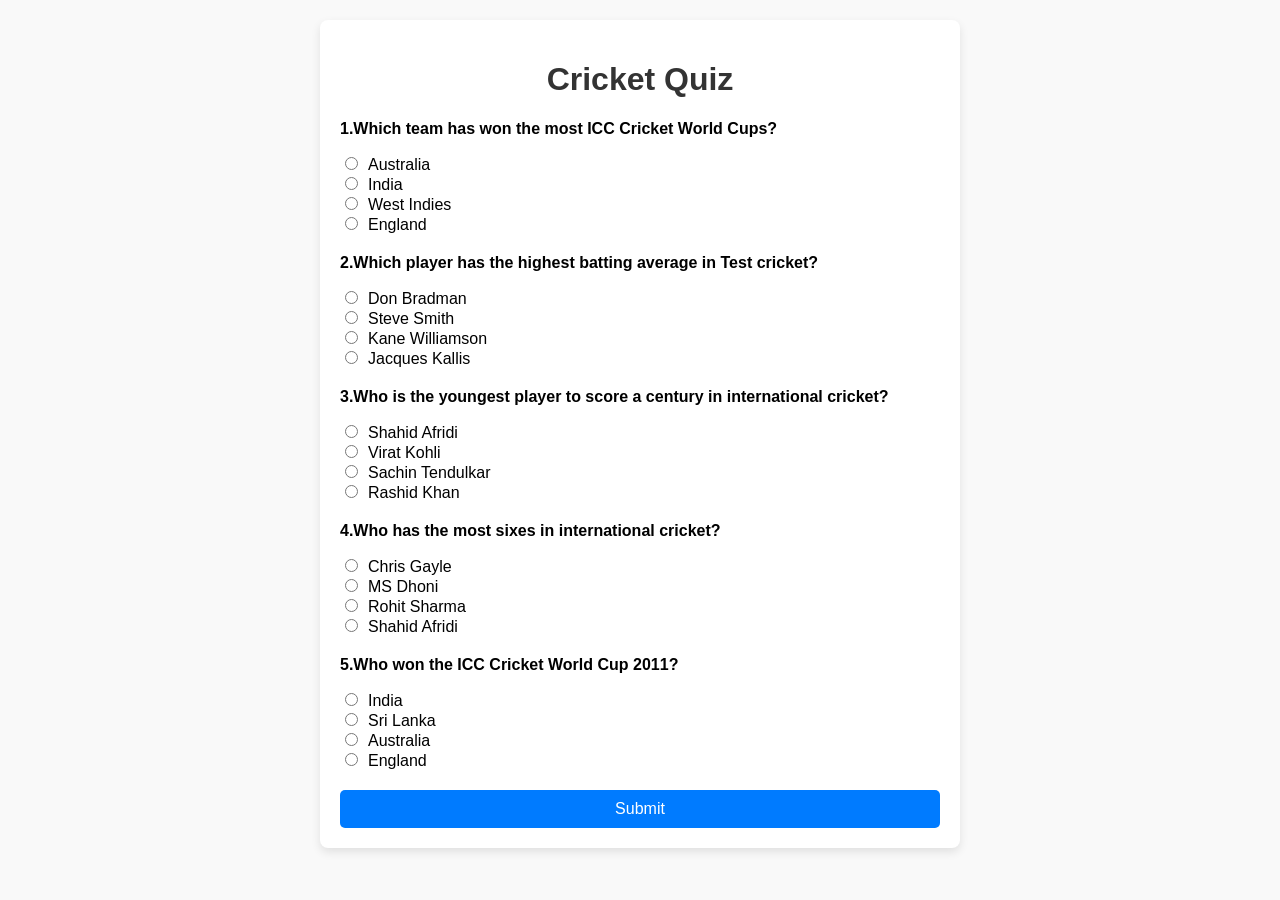
<file: 38Quiz/index.html>
<!DOCTYPE html>
<html lang="en">
<head>
    <meta charset="UTF-8">
    <meta name="viewport" content="width=device-width, initial-scale=1.0">
    <title>Quiz</title>
    <link rel="stylesheet" href="style.css">
</head>
<body>
    <div class="container">
        <h1>Cricket Quiz</h1>
        <form id="quizform">
            <!--<div class="question">
                <p>1.Who has the most centuries in international cricket?</p>
                <label>
                    <input type="radio" name="q1" value="Sachin Tendulkar">Sachin Tendulkar
                </label><br>
                <label>
                    <input type="radio" name="q1" value="Virat Kholi">Virat Kohli
                </label><br>

                <label>
                    <input type="radio" name="q1" value="Ricky Pointing">Ricky Pointing
                </label><br>

                <label>
                    <input type="radio" name="q1" value="Jacques Kallis">Jacques Kallis
                </label><br>
            </div>
            <div class="question">
                <p>2.Which country won the first ICC Cricket World Cup?</p>
                <label>
                    <input type="radio" name="q2" value="Australia">Australia
                </label><br>

                <label>
                    <input type="radio" name="q2" value="England">England
                </label><br>

                <label>
                    <input type="radio" name="q2" value="West Indies">West Indies
                </label><br>

                <label >
                    <input type="radio" name="q2" value="India">India
                </label><br>

            </div>
            <div class="question">
                <p>3.Who is known as the 'God Of Cricket'?</p>
                <label >
                    <input type="radio" name="q3" value="Virat Kohli">Virat Kohli
                </label><br>

                <label>
                    <input type="radio" name="q3" value="Don Bradman">Don Bradman
                </label><br>

                <label>
                    <input type="radio" name="q3" value="MS Dhoni">MS Dhoni
                </label><br>
                
                <label>
                    <input type="radio" name="q3" value="Sachin Tendulkar">Sachin Tendulkar
                </label><br>
            </div>

            <div class="question">
                <p>4. What is the highest individual score in ODI cricket?</p>
                <label>
                    <input type="radio" name="q4" value="264"> 264
                </label><br>
                <label>
                    <input type="radio" name="q4" value="200"> 200
                </label><br>
                <label>
                    <input type="radio" name="q4" value="237"> 237
                </label><br>
                <label>
                    <input type="radio" name="q4" value="275"> 275
                </label><br>
            </div>
            <div class="question">
                <p>5. Which bowler has taken the most wickets in Test cricket?</p>
                <label>
                    <input type="radio" name="q5" value="Muttiah Muralitharan"> Muttiah Muralitharan
                </label><br>
                <label>
                    <input type="radio" name="q5" value="Shane Warne"> Shane Warne
                </label><br>
                <label>
                    <input type="radio" name="q5" value="James Anderson"> James Anderson
                </label><br>
                <label>
                    <input type="radio" name="q5" value="Anil Kumble"> Anil Kumble
                </label><br>
            </div>
            <button type="submit" class="submit-btn">Submit</button>-->
        </form>
        
        <div id="out"></div>

    </div>
    <script src="./quiz.js"></script>
</body>
</html>
</file>
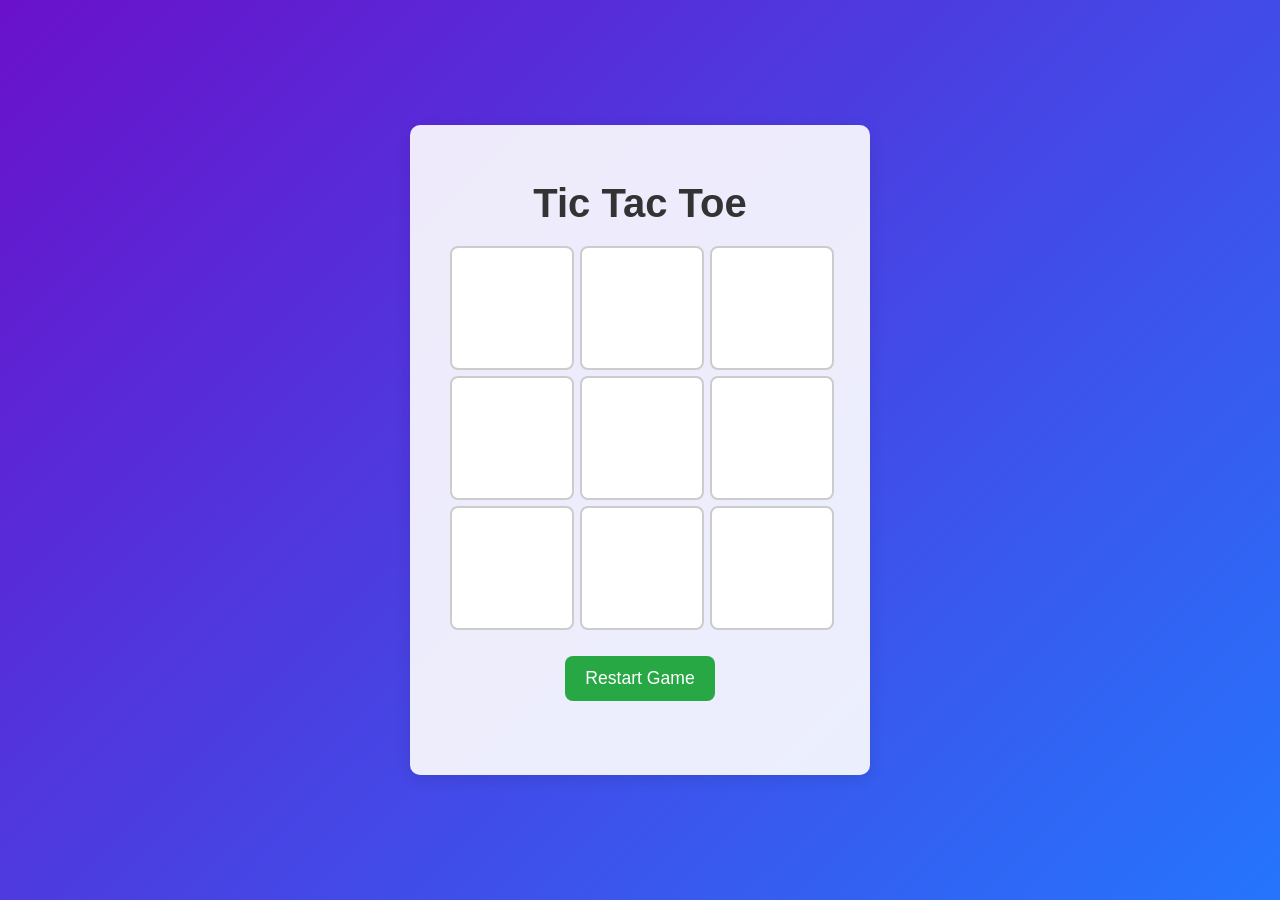
<file: 39Tic_Tac_Toe/index.html>
<!DOCTYPE html>
<html lang="en">
<head>
    <meta charset="UTF-8">
    <meta name="viewport" content="width=device-width, initial-scale=1.0">
    <title>Tic Tac Toe</title>
    <link rel="stylesheet" href="style.css">
</head>
<body>
    <div class="container">
        <h1>Tic Tac Toe</h1>
        <div class="board">
            <div class="cell" id="0"></div>
            <div class="cell" id="1"></div>
            <div class="cell" id="2"></div>
            <div class="cell" id="3"></div>
            <div class="cell" id="4"></div>
            <div class="cell" id="5"></div>
            <div class="cell" id="6"></div>
            <div class="cell" id="7"></div>
            <div class="cell" id="8"></div>
        </div>
        <button id="restartButton">Restart Game</button>
        <p class="winning-message" id="winningMessage">
        </p>
    </div>
    <script src="first.js"></script>
</body>
</html>
</file>
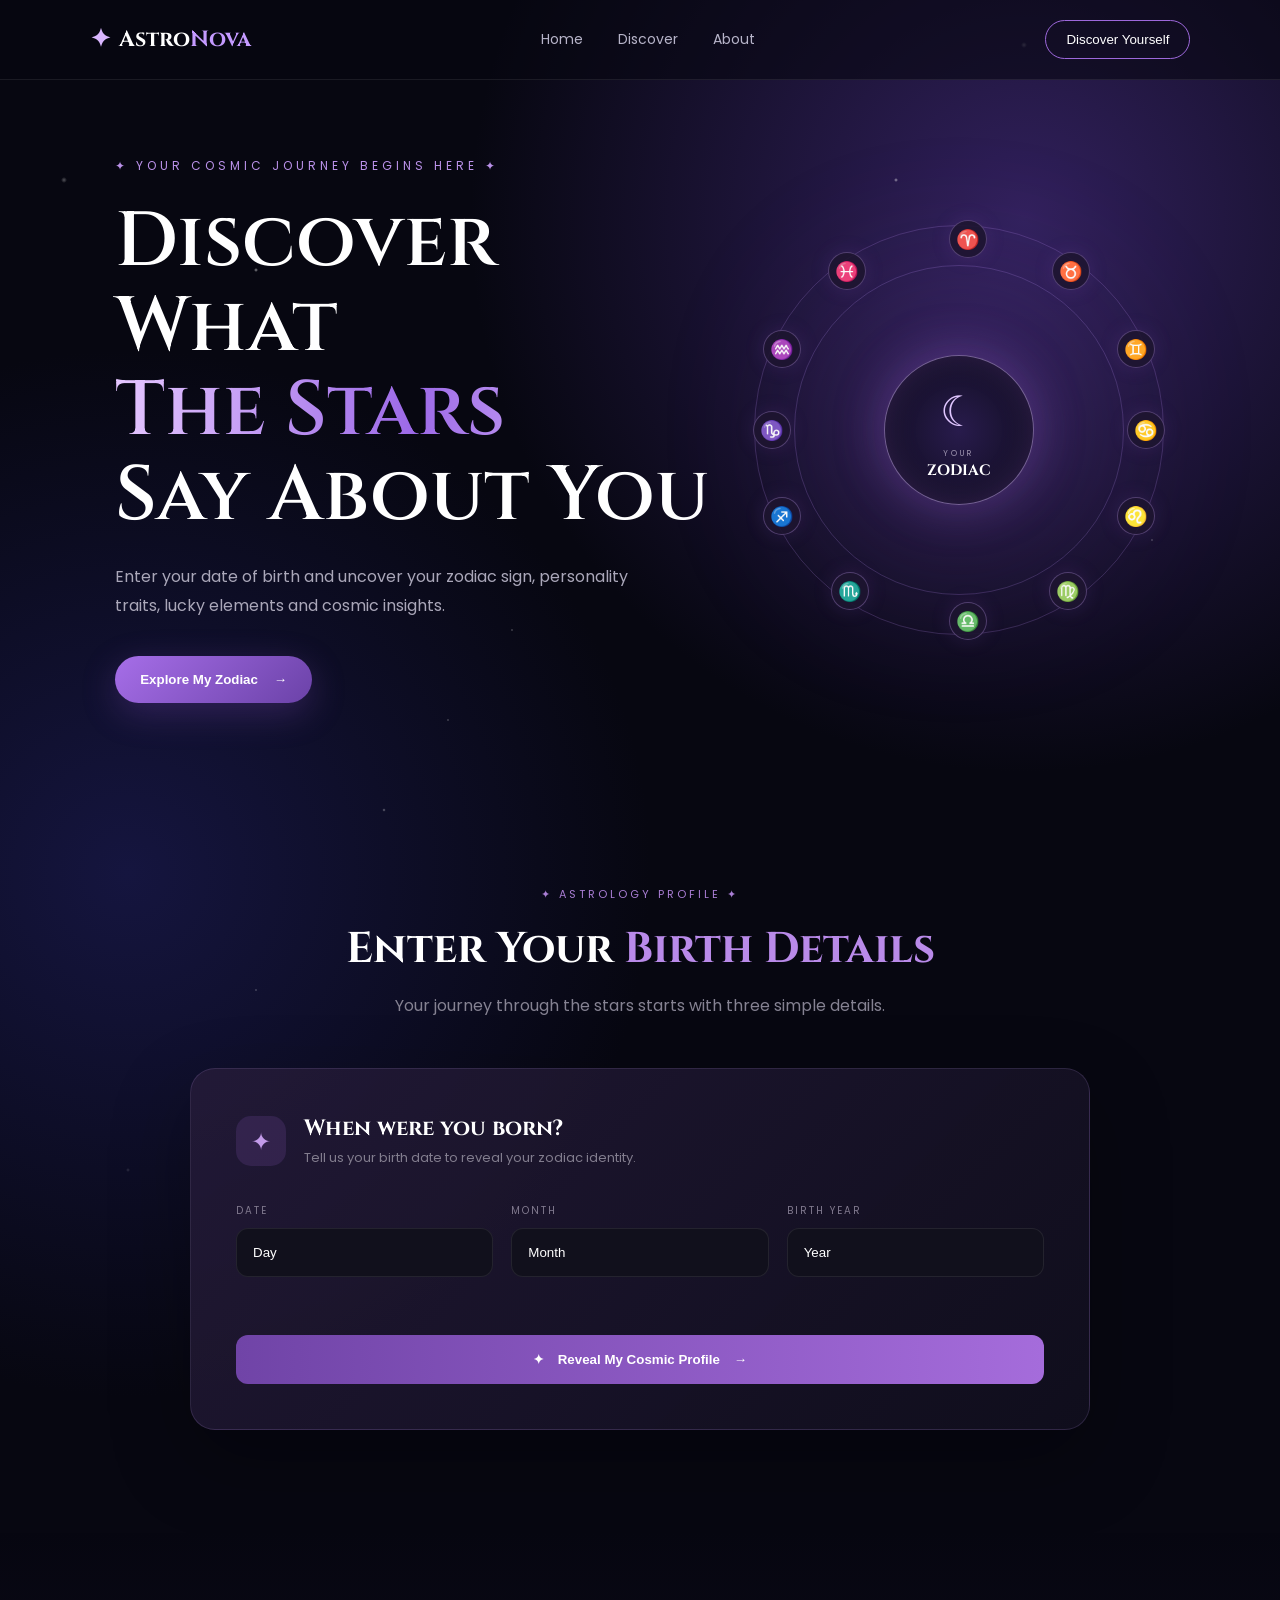
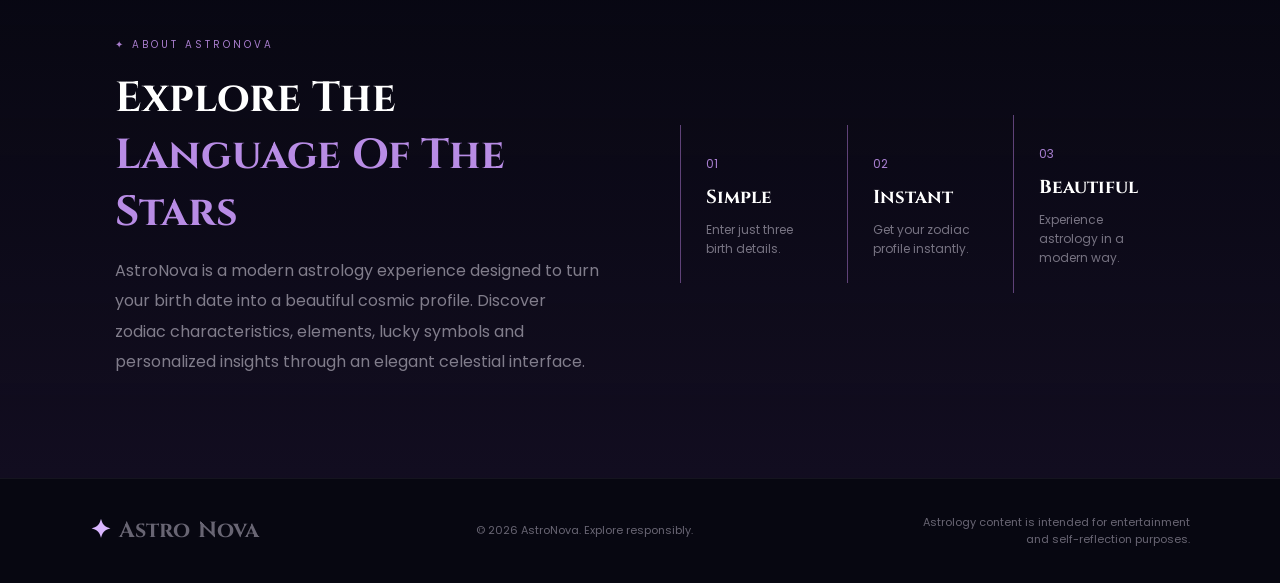
<file: Project on Astrology/index.html>
<!DOCTYPE html>
<html lang="en">
<head>
    <meta charset="UTF-8">
    <meta name="viewport" content="width=device-width, initial-scale=1.0">

    <title>AstroNova | Discover Your Cosmic Path</title>

    <link rel="stylesheet" href="style.css">

    <link rel="preconnect" href="https://fonts.googleapis.com">
    <link rel="preconnect" href="https://fonts.gstatic.com" crossorigin>

    <link href="https://fonts.googleapis.com/css2?family=Cinzel:wght@500;600;700&family=Poppins:wght@300;400;500;600;700&display=swap" rel="stylesheet">
</head>

<body>

    <!-- Animated stars -->
    <div class="stars"></div>
    <div class="stars stars-two"></div>
    <div class="stars stars-three"></div>

    <!-- NAVBAR -->

    <header class="navbar">

        <div class="logo">
            <span class="logo-symbol">✦</span>
            <span>Astro<span>Nova</span></span>
        </div>

        <nav>
            <a href="#home">Home</a>
            <a href="#discover">Discover</a>
            <a href="#about">About</a>
        </nav>

        <button class="nav-btn" onclick="scrollToDiscover()">
            Discover Yourself
        </button>

    </header>


    <!-- HERO -->

    <main>

        <section class="hero" id="home">

            <div class="hero-content">

                <div class="small-heading">
                    ✦ YOUR COSMIC JOURNEY BEGINS HERE ✦
                </div>

                <h1>
                    Discover What
                    <span>The Stars</span>
                    Say About You
                </h1>

                <p>
                    Enter your date of birth and uncover your zodiac sign,
                    personality traits, lucky elements and cosmic insights.
                </p>

                <button class="primary-btn" onclick="scrollToDiscover()">
                    Explore My Zodiac
                    <span>→</span>
                </button>

            </div>


            <!-- Zodiac Circle -->

            <div class="zodiac-container">

                <div class="zodiac-glow"></div>

                <div class="zodiac-orbit orbit-one"></div>
                <div class="zodiac-orbit orbit-two"></div>

                <div class="zodiac-center">

                    <div class="moon">☾</div>

                    <div class="center-text">
                        <small>YOUR</small>
                        <strong>ZODIAC</strong>
                    </div>

                </div>

                <div class="zodiac zodiac-1">♈</div>
                <div class="zodiac zodiac-2">♉</div>
                <div class="zodiac zodiac-3">♊</div>
                <div class="zodiac zodiac-4">♋</div>
                <div class="zodiac zodiac-5">♌</div>
                <div class="zodiac zodiac-6">♍</div>
                <div class="zodiac zodiac-7">♎</div>
                <div class="zodiac zodiac-8">♏</div>
                <div class="zodiac zodiac-9">♐</div>
                <div class="zodiac zodiac-10">♑</div>
                <div class="zodiac zodiac-11">♒</div>
                <div class="zodiac zodiac-12">♓</div>

            </div>

        </section>


        <!-- DISCOVER SECTION -->

        <section class="discover-section" id="discover">

            <div class="section-title">

                <span>✦ ASTROLOGY PROFILE ✦</span>

                <h2>
                    Enter Your
                    <em>Birth Details</em>
                </h2>

                <p>
                    Your journey through the stars starts with three simple details.
                </p>

            </div>


            <div class="birth-card">

                <div class="card-top">

                    <div class="card-icon">
                        ✦
                    </div>

                    <div>
                        <h3>When were you born?</h3>
                        <p>Tell us your birth date to reveal your zodiac identity.</p>
                    </div>

                </div>


                <div class="date-inputs">

                    <div class="input-group">

                        <label for="birthDate">DATE</label>

                        <select id="birthDate">

                            <option value="">Day</option>

                        </select>

                    </div>


                    <div class="input-group">

                        <label for="birthMonth">MONTH</label>

                        <select id="birthMonth">

                            <option value="">Month</option>

                            <option value="1">January</option>
                            <option value="2">February</option>
                            <option value="3">March</option>
                            <option value="4">April</option>
                            <option value="5">May</option>
                            <option value="6">June</option>
                            <option value="7">July</option>
                            <option value="8">August</option>
                            <option value="9">September</option>
                            <option value="10">October</option>
                            <option value="11">November</option>
                            <option value="12">December</option>

                        </select>

                    </div>


                    <div class="input-group">

                        <label for="birthYear">BIRTH YEAR</label>

                        <select id="birthYear">

                            <option value="">Year</option>

                        </select>

                    </div>

                </div>


                <p class="error-message" id="errorMessage"></p>


                <button class="calculate-btn" onclick="calculateZodiac()">

                    <span>✦</span>
                    Reveal My Cosmic Profile
                    <span>→</span>

                </button>

            </div>

        </section>


        <!-- RESULT -->

        <section class="result-section" id="resultSection">

            <div class="result-header">

                <span>✦ YOUR COSMIC PROFILE ✦</span>

                <h2>
                    You Are
                    <strong id="resultSign">Aries</strong>
                </h2>

                <p id="resultDate">
                    Born on your cosmic date
                </p>

            </div>


            <div class="main-result-card">

                <div class="result-symbol" id="resultSymbol">
                    ♈
                </div>

                <div class="result-main-info">

                    <span id="resultElement">
                        FIRE SIGN
                    </span>

                    <h3 id="resultTitle">
                        The Fearless Pioneer
                    </h3>

                    <p id="resultDescription">
                        Your cosmic profile is waiting to be discovered.
                    </p>

                </div>

            </div>


            <!-- Stats -->

            <div class="stats-grid">

                <div class="info-card">

                    <span class="info-icon">🍀</span>

                    <div>
                        <small>LUCKY NUMBER</small>
                        <strong id="luckyNumber">7</strong>
                    </div>

                </div>


                <div class="info-card">

                    <span class="info-icon">🎨</span>

                    <div>
                        <small>LUCKY COLOR</small>
                        <strong id="luckyColor">Gold</strong>
                    </div>

                </div>


                <div class="info-card">

                    <span class="info-icon">💎</span>

                    <div>
                        <small>LUCKY STONE</small>
                        <strong id="luckyStone">Ruby</strong>
                    </div>

                </div>


                <div class="info-card">

                    <span class="info-icon">🌟</span>

                    <div>
                        <small>ELEMENT</small>
                        <strong id="elementName">Fire</strong>
                    </div>

                </div>

            </div>


            <!-- Personality -->

            <div class="personality-card">

                <div class="sub-heading">
                    ✦ PERSONALITY
                </div>

                <h3>Your Cosmic Personality</h3>

                <div class="traits" id="traitsContainer">
                    <!-- JS -->
                </div>

            </div>


            <!-- Life Areas -->

            <div class="life-grid">

                <div class="life-card">

                    <div class="life-icon">
                        ❤️
                    </div>

                    <span>LOVE</span>

                    <h3>Relationships</h3>

                    <p id="loveText">
                        Your relationship insight will appear here.
                    </p>

                </div>


                <div class="life-card">

                    <div class="life-icon">
                        💼
                    </div>

                    <span>CAREER</span>

                    <h3>Professional Life</h3>

                    <p id="careerText">
                        Your career insight will appear here.
                    </p>

                </div>


                <div class="life-card">

                    <div class="life-icon">
                        💰
                    </div>

                    <span>FINANCE</span>

                    <h3>Money & Growth</h3>

                    <p id="financeText">
                        Your financial insight will appear here.
                    </p>

                </div>

            </div>


            <button class="reset-btn" onclick="resetProfile()">
                ↻ Discover Another Profile
            </button>

        </section>


        <!-- ABOUT -->

        <section class="about-section" id="about">

            <div class="about-content">

                <span>✦ ABOUT ASTRONOVA</span>

                <h2>
                    Explore The
                    <em>Language Of The Stars</em>
                </h2>

                <p>
                    AstroNova is a modern astrology experience designed to
                    turn your birth date into a beautiful cosmic profile.
                    Discover zodiac characteristics, elements, lucky symbols
                    and personalized insights through an elegant celestial
                    interface.
                </p>

            </div>


            <div class="about-features">

                <div>
                    <span>01</span>
                    <h3>Simple</h3>
                    <p>Enter just three birth details.</p>
                </div>

                <div>
                    <span>02</span>
                    <h3>Instant</h3>
                    <p>Get your zodiac profile instantly.</p>
                </div>

                <div>
                    <span>03</span>
                    <h3>Beautiful</h3>
                    <p>Experience astrology in a modern way.</p>
                </div>

            </div>

        </section>

    </main>


    <!-- FOOTER -->

    <footer>

        <div class="logo">
            <span class="logo-symbol">✦</span>
            Astro<span>Nova</span>
        </div>

        <p>
            © 2026 AstroNova. Explore responsibly.
        </p>

        <p class="disclaimer">
            Astrology content is intended for entertainment and
            self-reflection purposes.
        </p>

    </footer>


    <script src="script.js"></script>

</body>
</html>
</file>
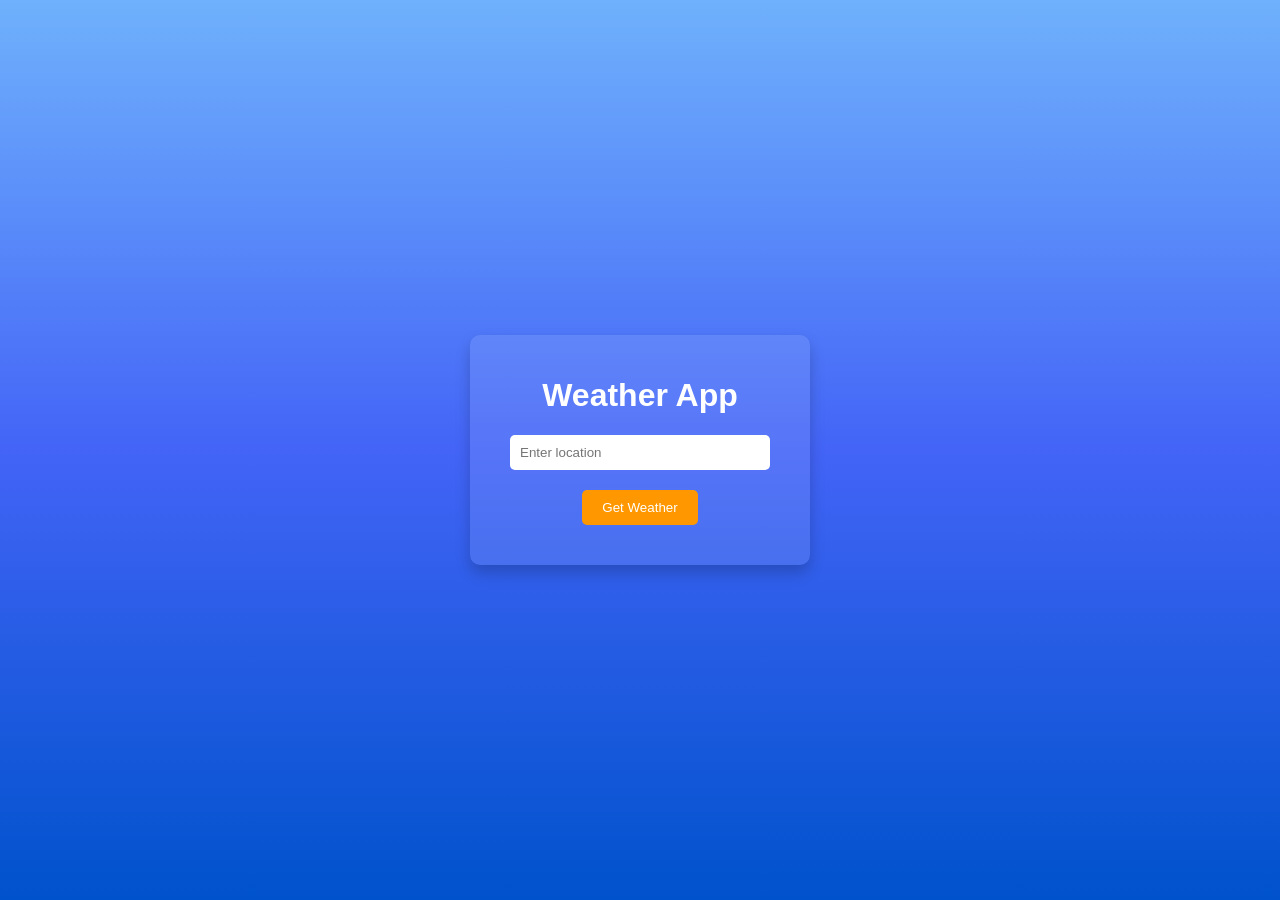
<file: Weather App/index.html>
<!DOCTYPE html>
<html lang="en">
<head>
    <meta charset="UTF-8">
    <meta name="viewport" content="width=device-width, initial-scale=1.0">
    <title>Weather App</title>
    <link rel="stylesheet" href="style.css">
</head>
<body>
    <div class="weather-container">
    <h1>Weather App</h1>
    <input type="text" id="location" placeholder="Enter location">
    <button>Get Weather</button>
    <div id="weatherInfo" class="weather-info"></div>
    </div>

    <script src="script.js"></script>
</body>
</html>
</file>
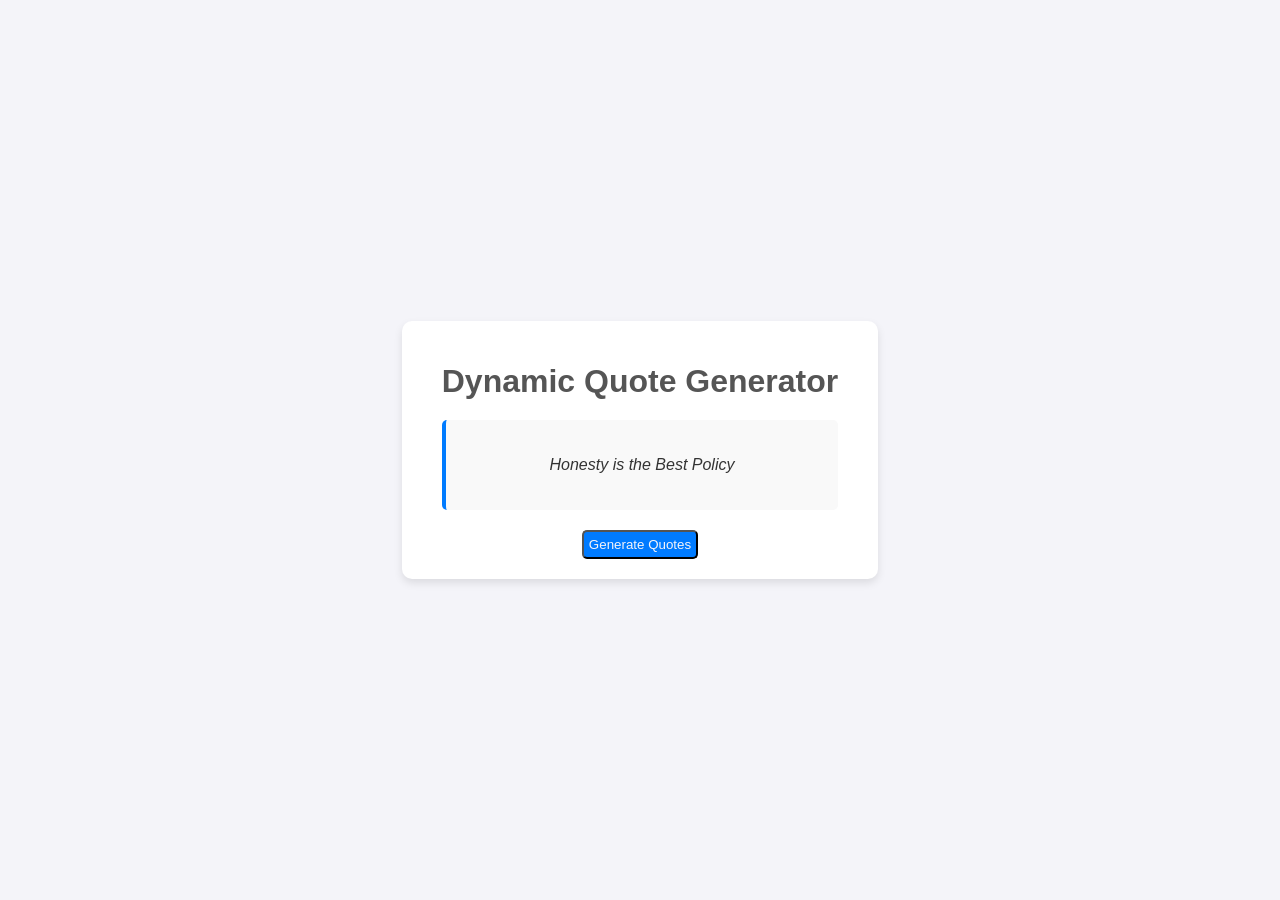
<file: 32 Events.html>
<!DOCTYPE html>
<html lang="en">
<head>
<meta charset="UTF-8">
<meta name="viewport" content="width=device-width, initial-scale=1.0">
<title>Dynamic Quote Generator</title>
<link rel="stylesheet" href="32Events.css">
</head>
<body >
<div class="container">
    <h1>Dynamic Quote Generator</h1>
    <div class="quote-box">
    <p id="quote">Honesty is the Best Policy</p>
    </div>
    <button>Generate Quotes</button>
</div>
<script src="./32Events.js"></script>
</body>
</html>
</file>
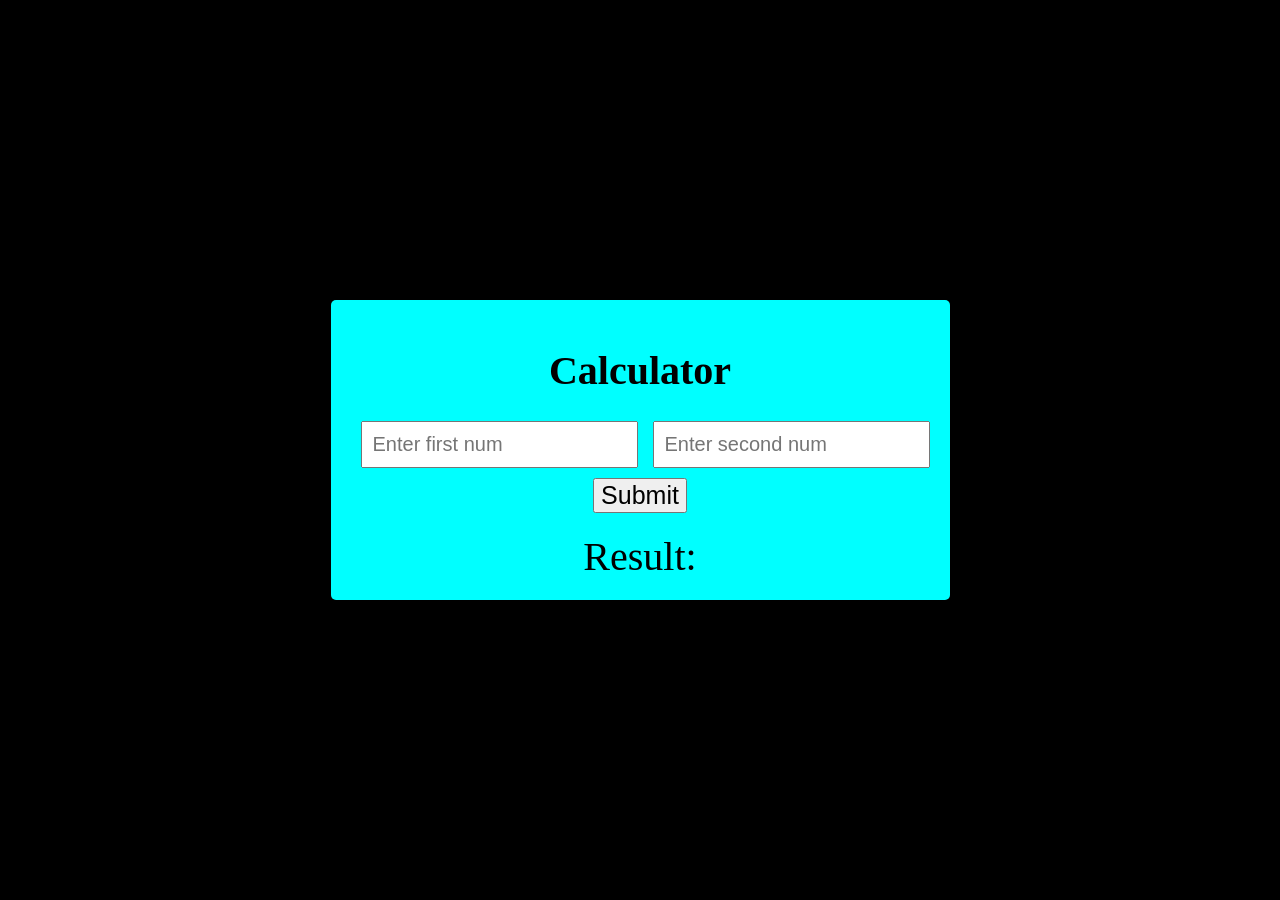
<file: 33index.html>
<!DOCTYPE html>
<html lang="en">
<head>
    <meta charset="UTF-8">
    <meta name="viewport" content="width=device-width, initial-scale=1.0">
    <title>Document</title>
    <link rel="stylesheet" href="33style.css">
</head>
<body>
    <div id = "root">
        <h1>Calculator</h1>
        <div id = "root2">
            <input id="first" type="number" placeholder="Enter first num">
            <input id="second" type="number" placeholder="Enter second num">
        </div>
        <button>Submit</button>
        <div id = "result">Result: </div>
    </div>
    <script src="./33Add_two_nums.js"></script>
</body>
</html>
</file>
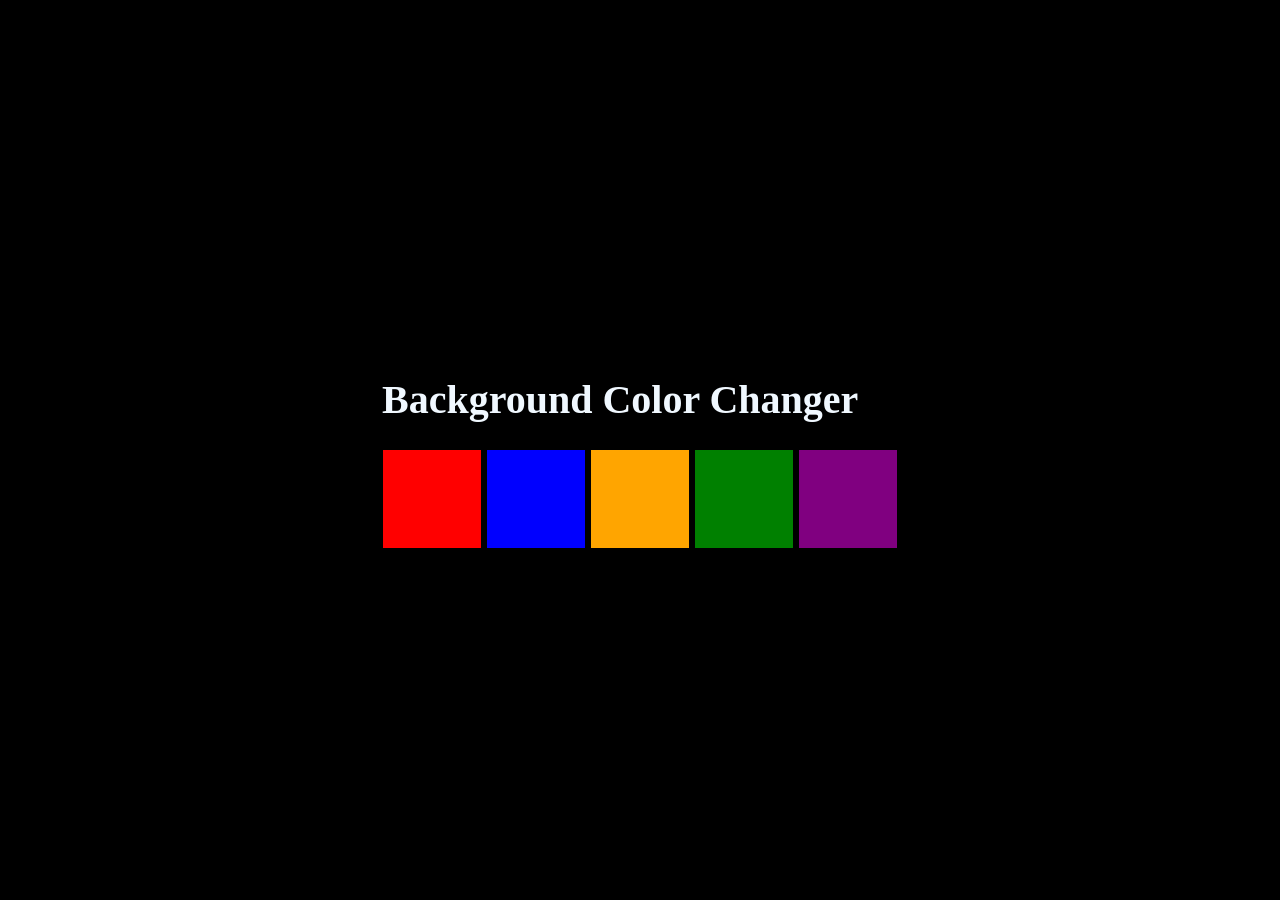
<file: 34index.html>
<!DOCTYPE html>
<html lang="en">
<head>
    <meta charset="UTF-8">
    <meta name="viewport" content="width=device-width, initial-scale=1.0">
    <title>Document</title>
    <link rel="stylesheet" href="34style.css">
</head>
<body>
    <div id = "root">
        <h1 style="color: aliceblue; font-size: 40px;" >Background Color Changer</h1>
        <button id = "red"></button>
        <button id = "blue"></button>
        <button id = "orange"></button>
        <button id = "green"></button>
        <button id = "purple"></button>
    </div>
    <script src="./34Event_Bubbling.js"></script>
</body>
</html>
</file>
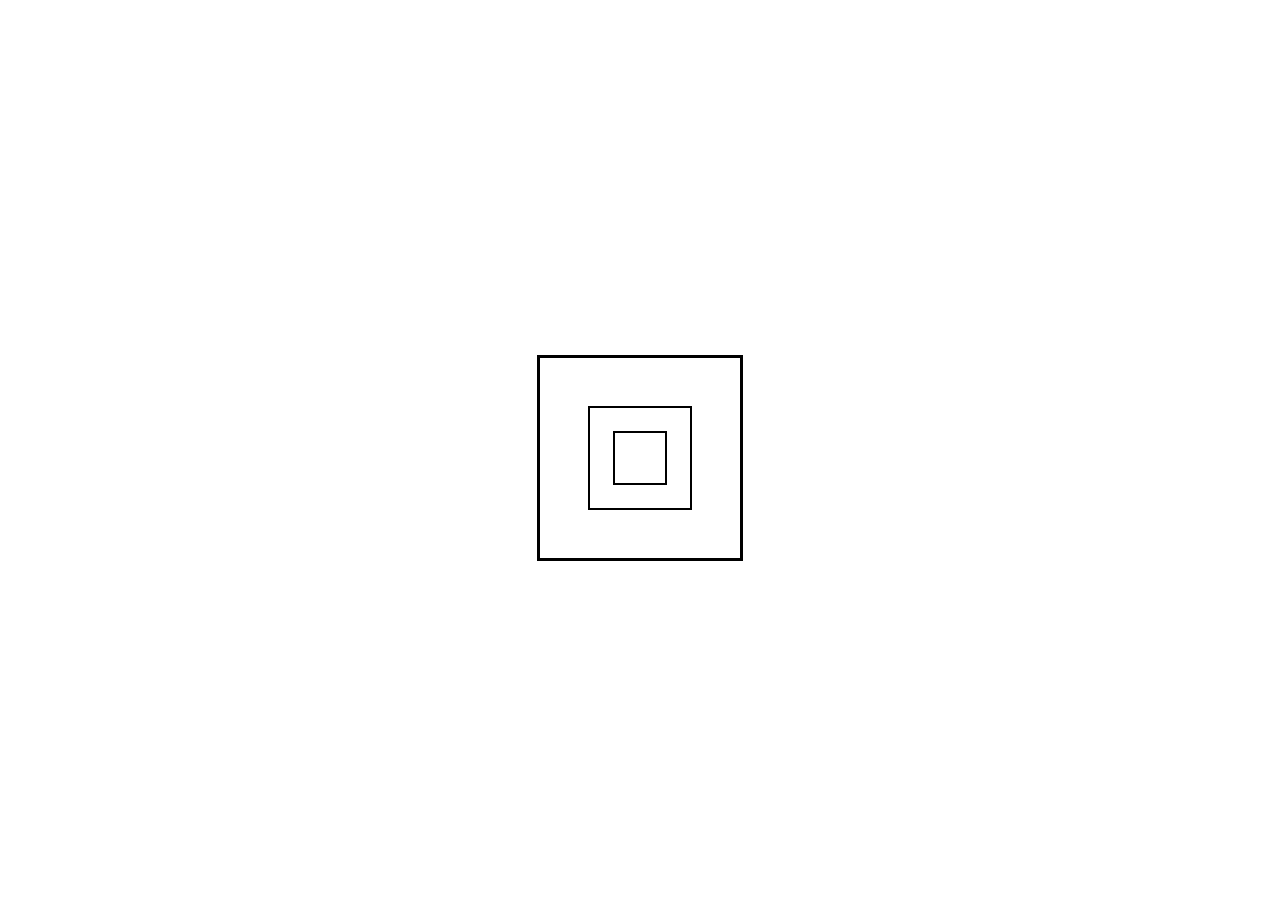
<file: 35index.html>
<!DOCTYPE html>
<html lang="en">
<head>
    <meta charset="UTF-8">
    <meta name="viewport" content="width=device-width, initial-scale=1.0">
    <title>Document</title>
    <link rel="stylesheet" href="./35style.css">
</head>
<body>

    <div id = "grandparent">
        <div id ="parent">
            <div id="child"></div>
        </div>
    </div>
<script src="./35Event_Bubble.js"></script>
</body>
</html>
</file>
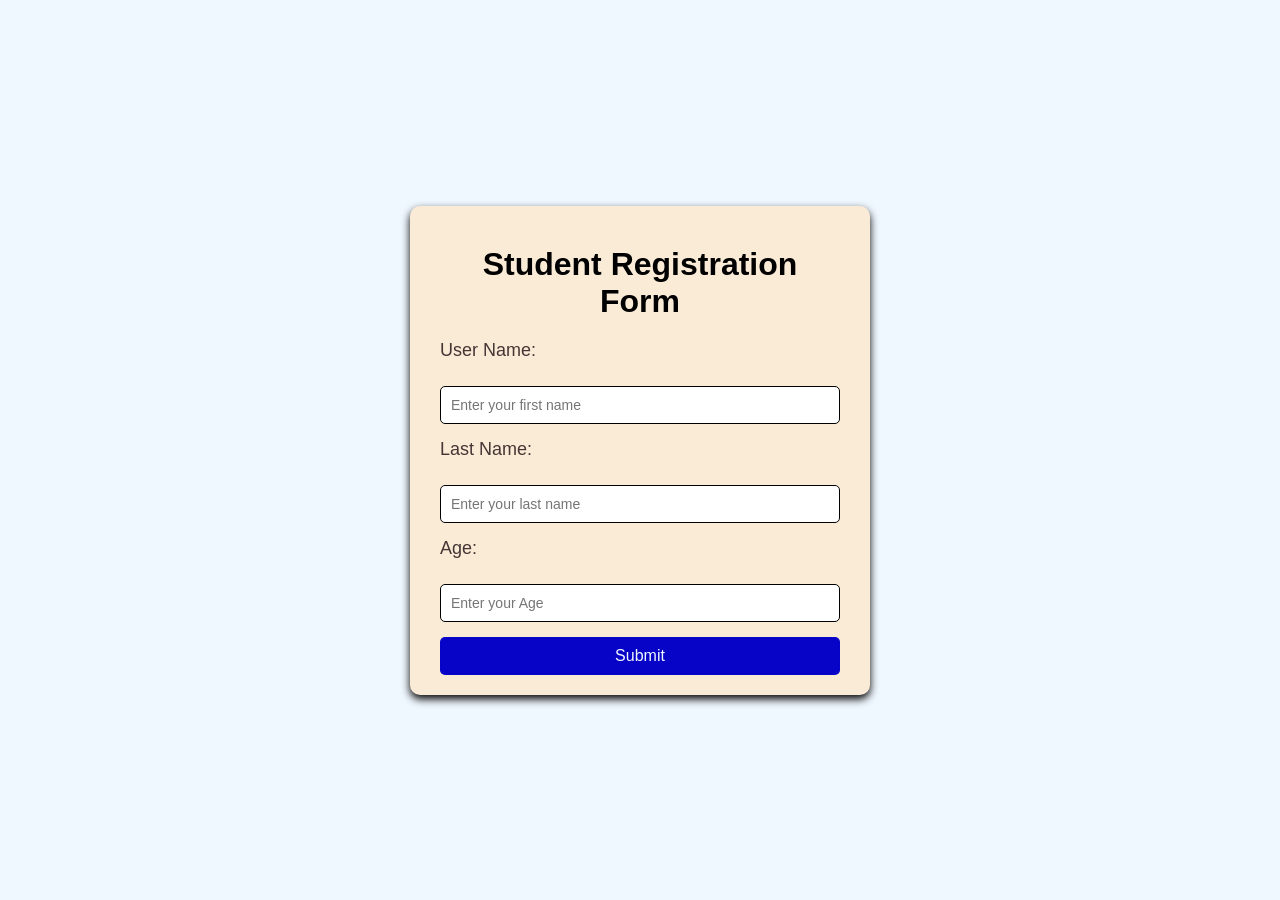
<file: 36index.html>
<!DOCTYPE html>
<html lang="en">
<head>
    <meta charset="UTF-8">
    <meta name="viewport" content="width=device-width, initial-scale=1.0">
    <title>Document</title>
    <link rel="stylesheet" href="36style.css">
</head>
<body>
    <div class = "form-container">
        <h1>Student Registration Form</h1>
        <form >
            <label for="first">User Name:</label>
            <input type="text" id ="first" name="Name" placeholder="Enter your first name">

            <label for="second">Last Name:</label>
            <input type="text" id="second" name="LastName" placeholder="Enter your last name">


            <label for="third">Age:</label>
            <input type="number" id = "third" name="Age" placeholder="Enter your Age">

            

            <button type="submit">Submit</button>
        </form>
    </div>
</body>
<script src="./36Forms.js"></script>
</html>
</file>
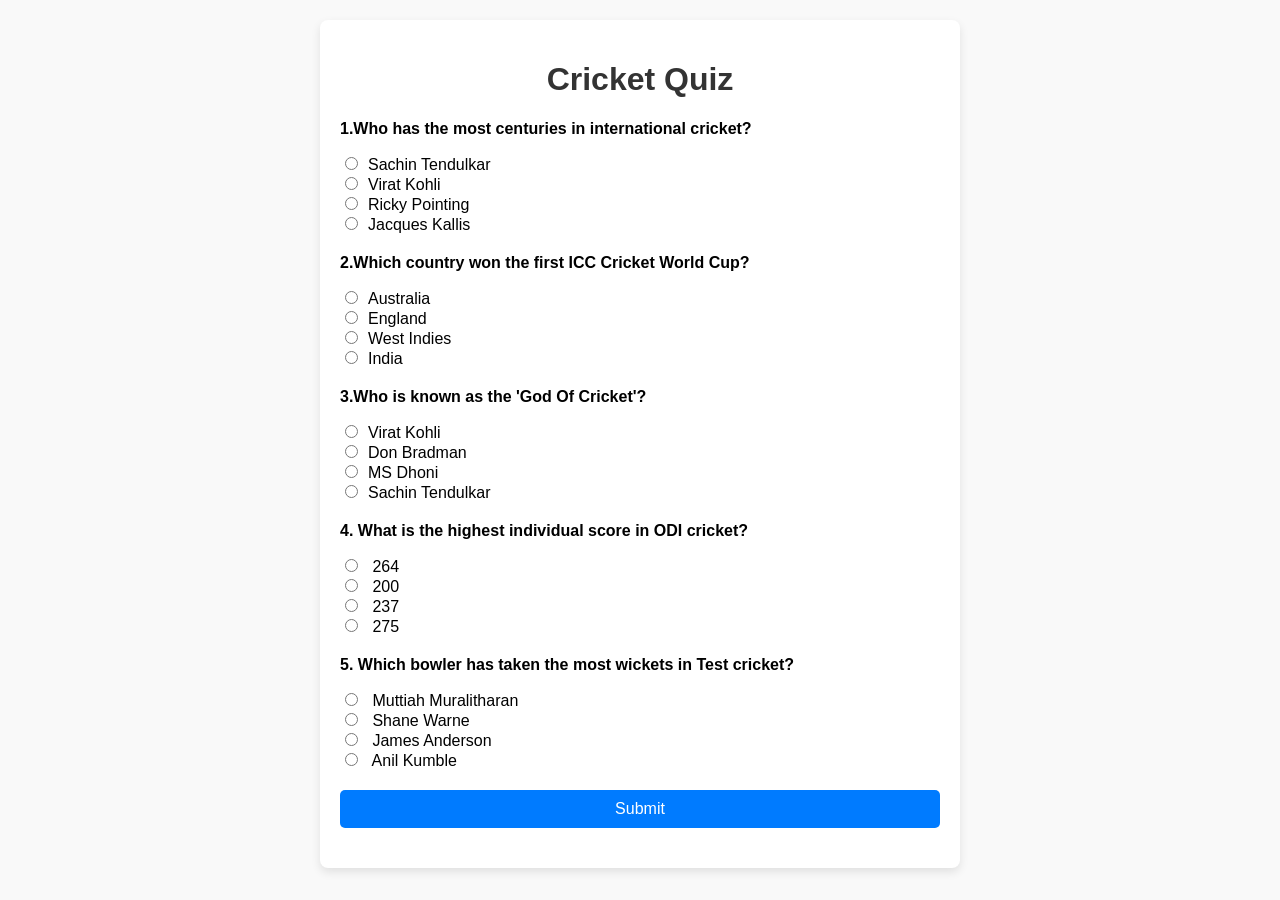
<file: 37Quiz.html>
<!DOCTYPE html>
<html lang="en">
<head>
    <meta charset="UTF-8">
    <meta name="viewport" content="width=device-width, initial-scale=1.0">
    <title>Cricket Quiz</title>
    <link rel="stylesheet" href="37Quiz.css">
</head>
<body>
    <div class="container">
        <h1>Cricket Quiz</h1>
        <form id="quizform">
            <div class="question">
                <p>1.Who has the most centuries in international cricket?</p>
                <label>
                    <input type="radio" name="q1" value="Sachin Tendulkar">Sachin Tendulkar
                </label><br>
                <label>
                    <input type="radio" name="q1" value="Virat Kholi">Virat Kohli
                </label><br>

                <label>
                    <input type="radio" name="q1" value="Ricky Pointing">Ricky Pointing
                </label><br>

                <label>
                    <input type="radio" name="q1" value="Jacques Kallis">Jacques Kallis
                </label><br>
            </div>
            <div class="question">
                <p>2.Which country won the first ICC Cricket World Cup?</p>
                <label>
                    <input type="radio" name="q2" value="Australia">Australia
                </label><br>

                <label>
                    <input type="radio" name="q2" value="England">England
                </label><br>

                <label>
                    <input type="radio" name="q2" value="West Indies">West Indies
                </label><br>

                <label >
                    <input type="radio" name="q2" value="India">India
                </label><br>

            </div>
            <div class="question">
                <p>3.Who is known as the 'God Of Cricket'?</p>
                <label >
                    <input type="radio" name="q3" value="Virat Kohli">Virat Kohli
                </label><br>

                <label>
                    <input type="radio" name="q3" value="Don Bradman">Don Bradman
                </label><br>

                <label>
                    <input type="radio" name="q3" value="MS Dhoni">MS Dhoni
                </label><br>
                
                <label>
                    <input type="radio" name="q3" value="Sachin Tendulkar">Sachin Tendulkar
                </label><br>
            </div>

            <div class="question">
                <p>4. What is the highest individual score in ODI cricket?</p>
                <label>
                    <input type="radio" name="q4" value="264"> 264
                </label><br>
                <label>
                    <input type="radio" name="q4" value="200"> 200
                </label><br>
                <label>
                    <input type="radio" name="q4" value="237"> 237
                </label><br>
                <label>
                    <input type="radio" name="q4" value="275"> 275
                </label><br>
            </div>
            <div class="question">
                <p>5. Which bowler has taken the most wickets in Test cricket?</p>
                <label>
                    <input type="radio" name="q5" value="Muttiah Muralitharan"> Muttiah Muralitharan
                </label><br>
                <label>
                    <input type="radio" name="q5" value="Shane Warne"> Shane Warne
                </label><br>
                <label>
                    <input type="radio" name="q5" value="James Anderson"> James Anderson
                </label><br>
                <label>
                    <input type="radio" name="q5" value="Anil Kumble"> Anil Kumble
                </label><br>
            </div>
            <button type="submit" class="submit-btn">Submit</button>
        </form>
        <div class="result" id="result"></div>
        <div id="out"></div>

    </div>
    <script src="./37Quiz.js"></script>
</body>
</html>
</file>
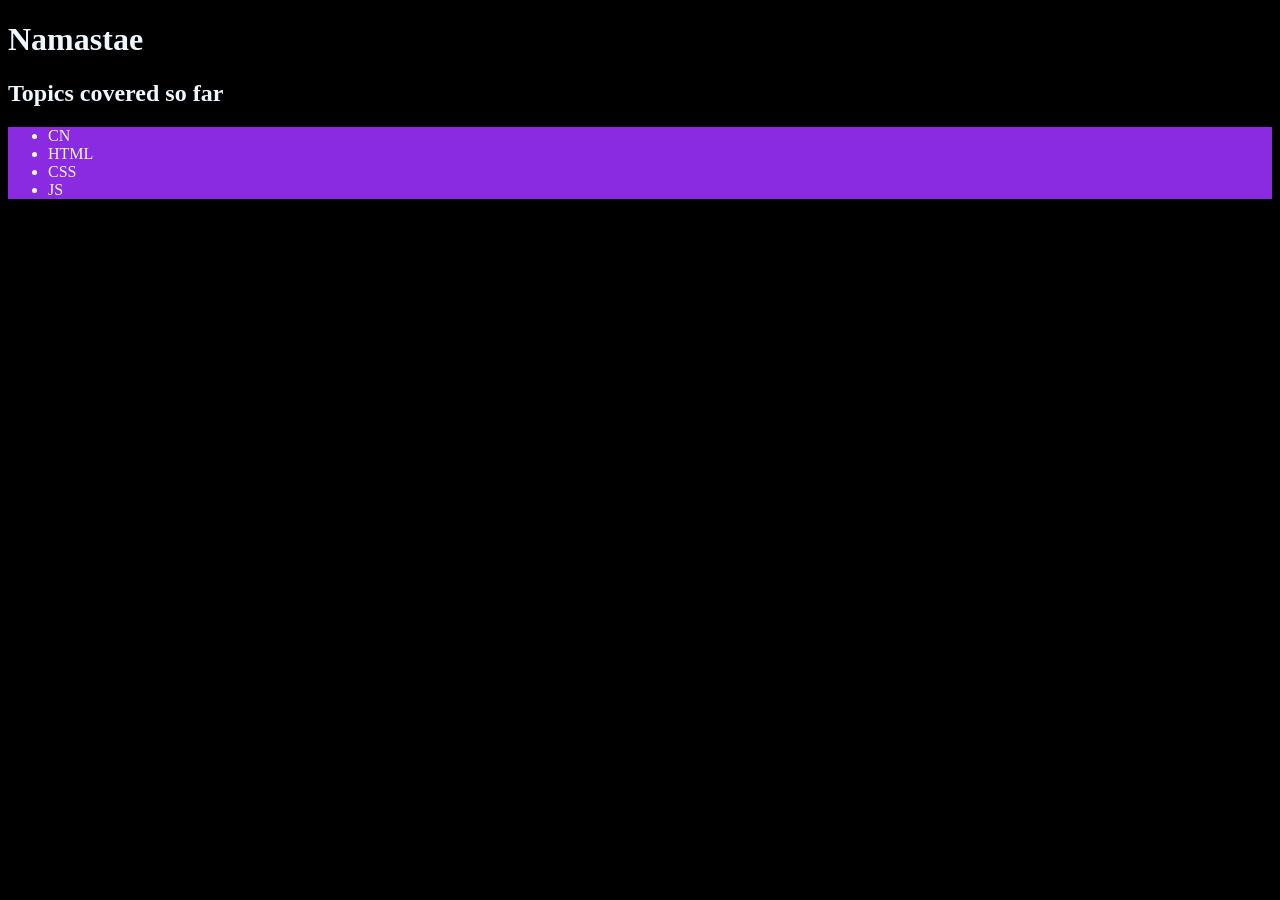
<file: 31 JS_part2/01Index.html>
<!DOCTYPE html>
<html lang="en">
<head>
    <meta charset="UTF-8">
    <meta name="viewport" content="width=device-width, initial-scale=1.0">
    <title>Coder Army</title>
</head>
<body style="background-color: black; color: aliceblue; font: 800;">
    <div id = root>
        <h1 id = "first" class = "header1">Hello Coder Army</h1>
        <h2 id = "second" class = "header1">Topics covered so far</h2>
        <ul id = "third" class= "header2" style="background-color: blueviolet;">
            <li>CN</li>
            <li>HTML</li>
            <li>CSS</li>
            <li>JS</li>
        </ul>
        <script src="./01DOM_Intro.js"></script>
    </div>
</body>
</html>
</file>
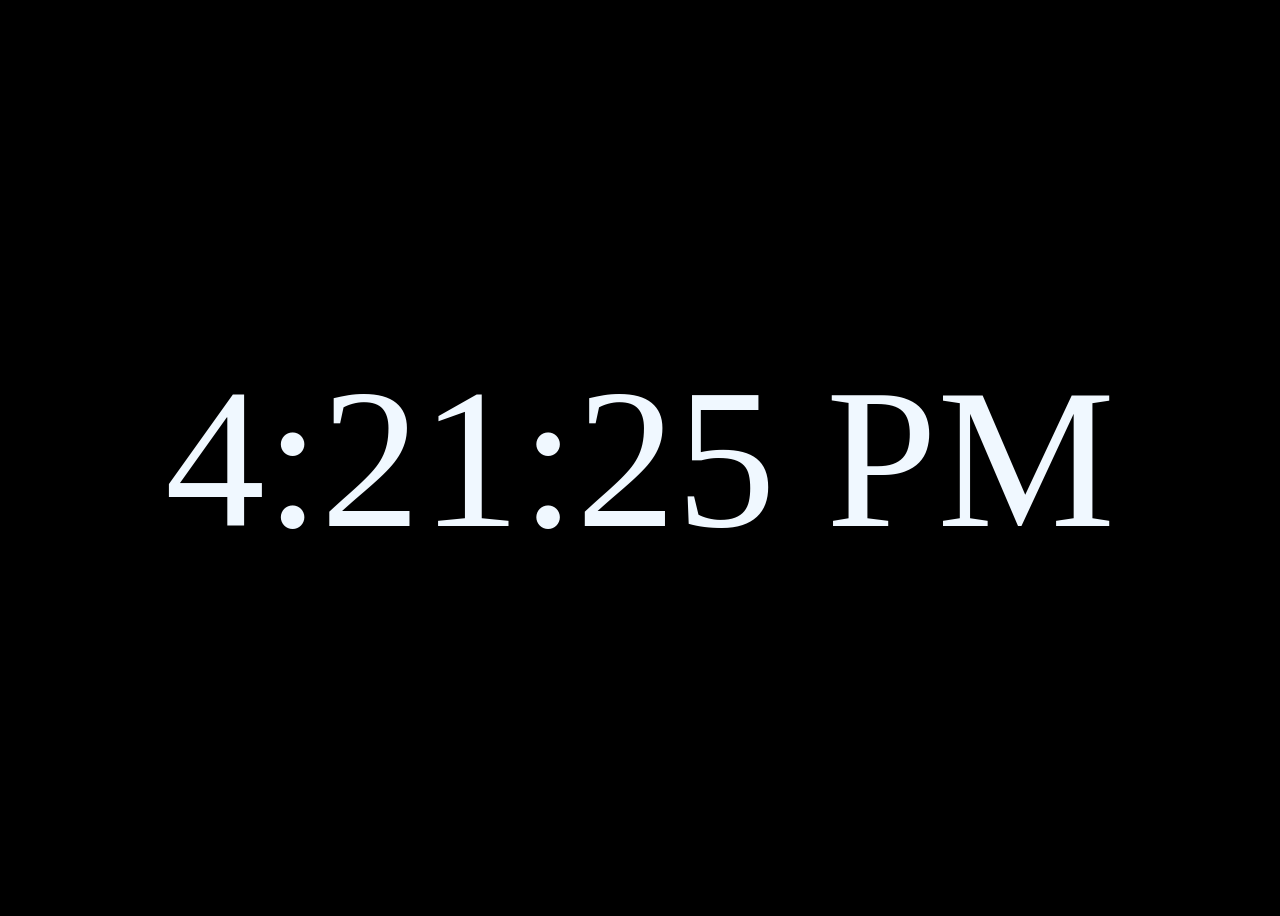
<file: 31 JS_part2/02index.html>
<!DOCTYPE html>
<html lang="en">
<head>
    <meta charset="UTF-8">
    <meta name="viewport" content="width=device-width, initial-scale=1.0">
    <title>Document</title>
</head>
<body style = "background-color: black; color: aliceblue;">
    <div id="root"></div>
    <script src="./02DOM.js">
        
    </script>
</body>
</html>
</file>
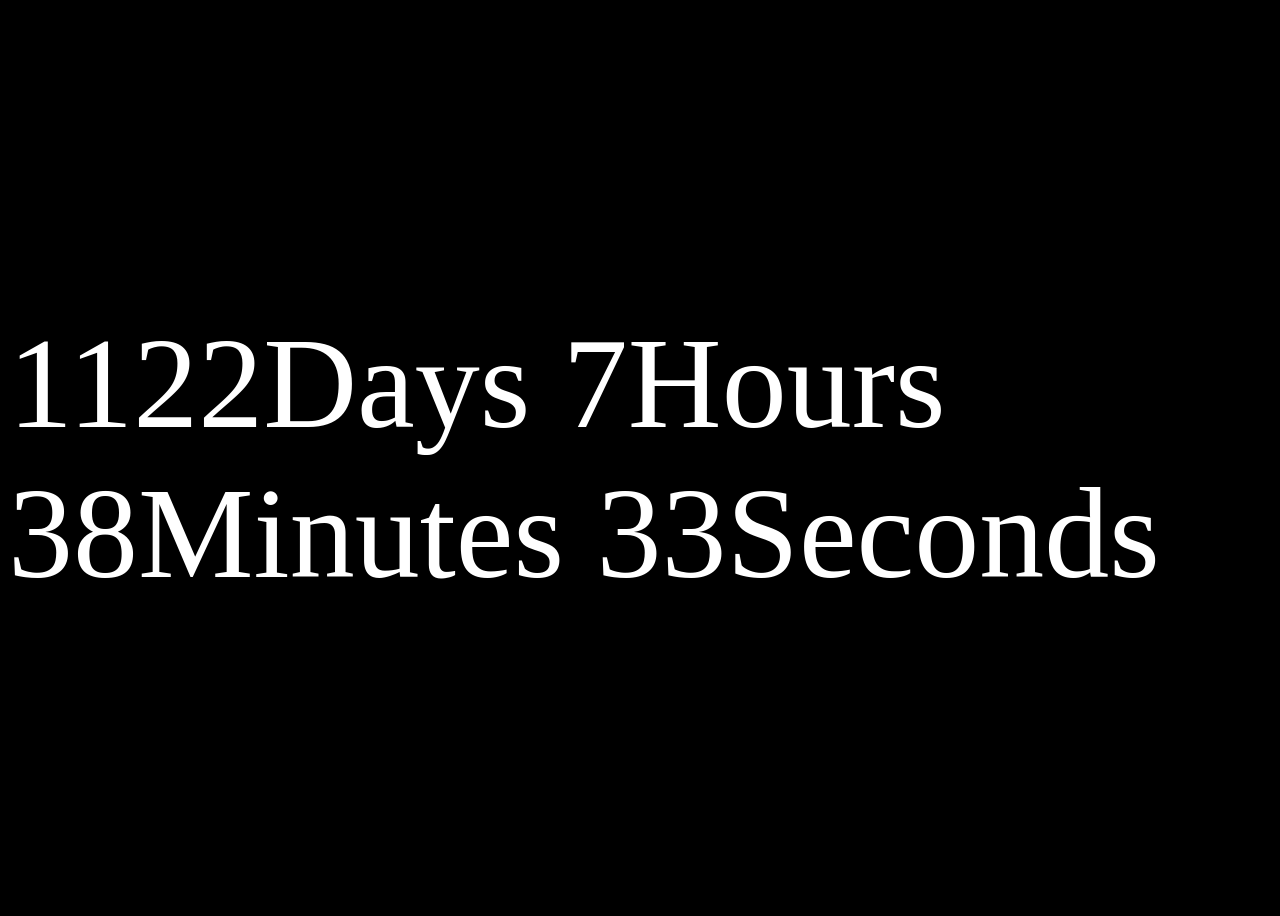
<file: 31 JS_part2/02index_2.html>
<!DOCTYPE html>
<html lang="en">
<head>
    <meta charset="UTF-8">
    <meta name="viewport" content="width=device-width, initial-scale=1.0">
    <title>Document</title>
</head>
<body style="background-color: black; color:white" >
    <div id = "timer"></div>
    <script src="./02DOM_2.js"></script>
</body>
</html>
</file>
<file: 38Quiz/style.css>
body {
    font-family: Arial, sans-serif;
    margin: 20px;
    background-color: #f9f9f9;
}
.container {
    max-width: 600px;
    margin: 0 auto;
    background: #fff;
    padding: 20px;
    border-radius: 8px;
    box-shadow: 0 4px 10px rgba(0, 0, 0, 0.1);
}
h1 {
    text-align: center;
    color: #333;
}
.question {
    margin-bottom: 20px;
}
.question p {
    font-weight: bold;
}
.question input {
    margin-right: 10px;
}
.submit-btn {
    display: block;
    width: 100%;
    padding: 10px;
    background: #007bff;
    color: white;
    font-size: 16px;
    border: none;
    border-radius: 5px;
    cursor: pointer;
}
.submit-btn:hover {
    background: #0056b3;
}
.result {
    margin-top: 20px;
    text-align: center;
    font-size: 18px;
    font-weight: bold;
    color: green;
}
</file>
<file: 39Tic_Tac_Toe/style.css>
/* General Body Styles */
body {
    font-family: 'Arial', sans-serif;
    background: linear-gradient(135deg, #6a11cb, #2575fc);
    margin: 0;
    padding: 0;
    height: 100vh;
    display: flex;
    justify-content: center;
    align-items: center;
    flex-direction: column;
    color: white;
}

/* Container Styles */
.container {
    text-align: center;
    background: rgba(255, 255, 255, 0.9);
    border-radius: 10px;
    padding: 30px;
    box-shadow: 0 4px 15px rgba(0, 0, 0, 0.1);
    width: 400px;
    min-height: 400px;
    display: flex;
    flex-direction: column;
    justify-content: center;
    align-items: center;
}

/* Header Styling */
h1 {
    font-size: 2.5rem;
    color: #333;
    margin-bottom: 20px;
}

/* Board Styles */
.board {
    display: grid;
    grid-template-columns: repeat(3, 120px);
    grid-template-rows: repeat(3, 120px);
    gap: 10px;
    margin-bottom: 30px;
}

/* Individual Cells */
.cell {
    width: 120px;
    height: 120px;
    background-color: #fff;
    border: 2px solid #ccc;
    display: flex;
    align-items: center;
    justify-content: center;
    font-size: 5rem;
    font-weight: bold;
    color: #333;
    border-radius: 8px;
    cursor: pointer;
    transition: all 0.3s ease;
}

.cell:hover {
    background-color: #f0f0f0;
}

.cell.taken {
    pointer-events: none;
    color: #555;
}



.winning-message {
    font-size: 1.5rem;
    margin-top: 20px;
    color: #333;
}

/* Restart Button */
button {
    padding: 12px 20px;
    font-size: 1.1rem;
    background-color: #28a745;
    color: white;
    border: none;
    border-radius: 8px;
    cursor: pointer;
    transition: background-color 0.3s ease;
}

button:hover {
    background-color: #218838;
}

button:active {
    transform: scale(0.98);
}

/* Responsive Styles */
@media (max-width: 500px) {
    .board {
        grid-template-columns: repeat(3, 100px);
        grid-template-rows: repeat(3, 100px);
    }

    .cell {
        width: 100px;
        height: 100px;
    }

    button {
        font-size: 1rem;
        padding: 10px 15px;
    }

    h1 {
        font-size: 2rem;
    }
}
</file>
<file: Project on Astrology/style.css>
* {
    margin: 0;
    padding: 0;
    box-sizing: border-box;
}

html {
    scroll-behavior: smooth;
}

body {
    font-family: "Poppins", sans-serif;
    background:
        radial-gradient(circle at 80% 10%, #31205c 0%, transparent 25%),
        radial-gradient(circle at 10% 40%, #15153f 0%, transparent 30%),
        #070711;

    color: white;
    overflow-x: hidden;
}


/* =========================
   STARS
========================= */

.stars,
.stars-two,
.stars-three {
    position: fixed;
    inset: 0;
    pointer-events: none;
    z-index: -1;

    background-image:
        radial-gradient(2px 2px at 20% 30%, white, transparent),
        radial-gradient(1px 1px at 40% 70%, white, transparent),
        radial-gradient(2px 2px at 70% 20%, white, transparent),
        radial-gradient(1px 1px at 90% 60%, white, transparent),
        radial-gradient(1px 1px at 30% 90%, white, transparent);
}

.stars {
    opacity: .55;
}

.stars-two {
    transform: scale(1.5);
    opacity: .3;
}

.stars-three {
    transform: scale(2);
    opacity: .15;
}


/* =========================
   NAVBAR
========================= */

.navbar {
    width: 100%;
    height: 80px;

    padding: 0 7%;

    display: flex;
    align-items: center;
    justify-content: space-between;

    position: relative;
    z-index: 10;

    background: rgba(7, 7, 17, .6);
    backdrop: blur(20px);

    border-bottom: 1px solid rgba(255,255,255,.08);
}

.logo {
    font-family: "Cinzel", serif;
    font-size: 22px;
    font-weight: 700;

    display: flex;
    align-items: center;
    gap: 8px;
}

.logo span span,
.logo > span:last-child span {
    color: #c49aff;
}

.logo-symbol {
    color: #d9b6ff;
    font-size: 25px;
}

nav {
    display: flex;
    gap: 35px;
}

nav a {
    text-decoration: none;
    color: #b7b4c9;
    font-size: 14px;
    transition: .3s;
}

nav a:hover {
    color: white;
}

.nav-btn {
    padding: 11px 20px;

    background: transparent;
    color: white;

    border: 1px solid #9d68db;
    border-radius: 30px;

    cursor: pointer;

    transition: .3s;
}

.nav-btn:hover {
    background: #9d68db;
    box-shadow: 0 0 25px rgba(157,104,219,.4);
}


/* =========================
   HERO
========================= */

.hero {
    min-height: 700px;

    display: flex;
    align-items: center;
    justify-content: space-between;

    padding: 70px 9%;

    gap: 40px;
}

.hero-content {
    max-width: 650px;
}

.small-heading {
    color: #ba91e9;
    letter-spacing: 4px;
    font-size: 12px;
    margin-bottom: 25px;
}

.hero h1 {
    font-family: "Cinzel", serif;

    font-size: clamp(45px, 6vw, 78px);

    line-height: 1.1;

    font-weight: 600;

    margin-bottom: 25px;
}

.hero h1 span {
    display: block;

    background: linear-gradient(
        90deg,
        #e5c7ff,
        #9c69e7,
        #f0d8ff
    );

    -webkit-background-clip: text;
    -webkit-text-fill-color: transparent;
}

.hero p {
    color: #aaa7b9;

    line-height: 1.8;

    max-width: 560px;

    margin-bottom: 35px;
}

.primary-btn {
    border: none;

    background: linear-gradient(
        135deg,
        #a66ee8,
        #6b42a8
    );

    color: white;

    padding: 16px 25px;

    border-radius: 40px;

    font-weight: 600;

    cursor: pointer;

    box-shadow:
        0 10px 35px rgba(128,76,190,.3);

    transition: .3s;
}

.primary-btn span {
    margin-left: 12px;
}

.primary-btn:hover {
    transform: translateY(-3px);

    box-shadow:
        0 15px 45px rgba(128,76,190,.5);
}


/* =========================
   ZODIAC CIRCLE
========================= */

.zodiac-container {
    width: 430px;
    height: 430px;

    position: relative;

    display: flex;
    justify-content: center;
    align-items: center;
}

.zodiac-glow {
    position: absolute;

    width: 230px;
    height: 230px;

    border-radius: 50%;

    background: #8958ca;

    filter: blur(100px);

    opacity: .3;
}

.zodiac-orbit {
    position: absolute;

    border: 1px solid rgba(195,150,255,.2);

    border-radius: 50%;
}

.orbit-one {
    width: 330px;
    height: 330px;

    animation: rotate 25s linear infinite;
}

.orbit-two {
    width: 410px;
    height: 410px;

    animation: rotateReverse 35s linear infinite;
}

.zodiac-center {
    width: 150px;
    height: 150px;

    border-radius: 50%;

    background:
        radial-gradient(circle, #281b4c, #0b0a16);

    border: 1px solid rgba(211,176,255,.5);

    box-shadow:
        0 0 50px rgba(164,103,229,.35),
        inset 0 0 30px rgba(169,104,235,.2);

    display: flex;
    flex-direction: column;

    align-items: center;
    justify-content: center;

    position: relative;
    z-index: 2;
}

.moon {
    font-size: 42px;
    color: #e0c6ff;
}

.center-text {
    display: flex;
    flex-direction: column;

    text-align: center;

    margin-top: 5px;
}

.center-text small {
    font-size: 8px;
    letter-spacing: 3px;
    color: #9c93ad;
}

.center-text strong {
    font-family: "Cinzel", serif;
    font-size: 15px;
}

.zodiac {
    position: absolute;

    width: 38px;
    height: 38px;

    display: flex;
    align-items: center;
    justify-content: center;

    border-radius: 50%;

    background: rgba(30,22,49,.9);

    border: 1px solid rgba(203,164,255,.3);

    color: #d7bbf5;

    font-size: 19px;

    z-index: 3;

    box-shadow: 0 0 20px rgba(152,96,210,.15);
}

.zodiac-1 { top: 5px; left: 196px; }
.zodiac-2 { top: 37px; right: 75px; }
.zodiac-3 { top: 115px; right: 10px; }
.zodiac-4 { top: 196px; right: 0; }
.zodiac-5 { bottom: 110px; right: 10px; }
.zodiac-6 { bottom: 35px; right: 78px; }
.zodiac-7 { bottom: 5px; left: 196px; }
.zodiac-8 { bottom: 35px; left: 78px; }
.zodiac-9 { bottom: 110px; left: 10px; }
.zodiac-10 { top: 196px; left: 0; }
.zodiac-11 { top: 115px; left: 10px; }
.zodiac-12 { top: 37px; left: 75px; }


@keyframes rotate {
    from {
        transform: rotate(0deg);
    }

    to {
        transform: rotate(360deg);
    }
}

@keyframes rotateReverse {
    from {
        transform: rotate(360deg);
    }

    to {
        transform: rotate(0deg);
    }
}


/* =========================
   DISCOVER
========================= */

.discover-section {
    padding: 100px 7%;
}

.section-title {
    text-align: center;

    max-width: 700px;

    margin: auto;

    margin-bottom: 50px;
}

.section-title > span {
    color: #aa7ed5;

    letter-spacing: 3px;

    font-size: 11px;
}

.section-title h2 {
    font-family: "Cinzel", serif;

    font-size: 43px;

    margin: 15px 0;
}

.section-title em {
    color: #b98ae9;
    font-style: normal;
}

.section-title p {
    color: #858292;
}


/* =========================
   BIRTH CARD
========================= */

.birth-card {
    max-width: 900px;

    margin: auto;

    padding: 45px;

    background:
        linear-gradient(
            135deg,
            rgba(37,27,57,.85),
            rgba(17,15,30,.9)
        );

    border: 1px solid rgba(194,153,243,.16);

    border-radius: 25px;

    box-shadow:
        0 30px 80px rgba(0,0,0,.3);
}

.card-top {
    display: flex;

    gap: 18px;

    align-items: center;

    margin-bottom: 35px;
}

.card-icon {
    width: 50px;
    height: 50px;

    display: flex;
    align-items: center;
    justify-content: center;

    border-radius: 15px;

    background: rgba(160,105,219,.15);

    color: #c39bea;

    font-size: 24px;
}

.card-top h3 {
    font-family: "Cinzel", serif;

    font-size: 22px;
}

.card-top p {
    color: #827d8e;

    font-size: 13px;

    margin-top: 5px;
}

.date-inputs {
    display: grid;

    grid-template-columns:
        repeat(3, 1fr);

    gap: 18px;
}

.input-group {
    display: flex;
    flex-direction: column;
}

.input-group label {
    color: #80798e;

    font-size: 10px;

    letter-spacing: 2px;

    margin-bottom: 9px;
}

.input-group select {
    appearance: none;

    padding: 16px;

    border-radius: 12px;

    border: 1px solid rgba(255,255,255,.08);

    background: #11101c;

    color: white;

    outline: none;

    cursor: pointer;
}

.input-group select:focus {
    border-color: #a16cd4;

    box-shadow:
        0 0 20px rgba(161,108,212,.12);
}

.calculate-btn {
    width: 100%;

    margin-top: 25px;

    padding: 17px;

    border: none;

    border-radius: 12px;

    color: white;

    background:
        linear-gradient(
            90deg,
            #7044a7,
            #a56cdb
        );

    font-weight: 600;

    cursor: pointer;

    transition: .3s;
}

.calculate-btn span {
    margin: 0 10px;
}

.calculate-btn:hover {
    transform: translateY(-2px);

    box-shadow:
        0 15px 35px rgba(133,77,184,.3);
}

.error-message {
    color: #ff8d9d;

    font-size: 12px;

    margin-top: 15px;

    min-height: 18px;
}


/* =========================
   RESULT
========================= */

.result-section {
    display: none;

    padding: 100px 7%;

    max-width: 1200px;

    margin: auto;
}

.result-section.show {
    display: block;

    animation: fadeUp .7s ease;
}

@keyframes fadeUp {
    from {
        opacity: 0;
        transform: translateY(30px);
    }

    to {
        opacity: 1;
        transform: translateY(0);
    }
}

.result-header {
    text-align: center;

    margin-bottom: 45px;
}

.result-header > span {
    color: #b687e2;

    letter-spacing: 3px;

    font-size: 11px;
}

.result-header h2 {
    font-family: "Cinzel", serif;

    font-size: 45px;

    margin: 12px 0;
}

.result-header h2 strong {
    color: #bf92ec;
}

.result-header p {
    color: #777383;
}


/* Main result */

.main-result-card {
    display: flex;

    align-items: center;

    gap: 35px;

    padding: 40px;

    border-radius: 25px;

    background:
        radial-gradient(
            circle at left,
            rgba(135,81,187,.22),
            transparent 50%
        ),
        #12101d;

    border: 1px solid rgba(198,157,245,.15);
}

.result-symbol {
    width: 130px;
    height: 130px;

    min-width: 130px;

    display: flex;
    align-items: center;
    justify-content: center;

    border-radius: 50%;

    font-size: 65px;

    background:
        radial-gradient(
            circle,
            #35205a,
            #120e1d
        );

    border: 1px solid #8962ae;

    box-shadow:
        0 0 50px rgba(145,89,203,.25);
}

.result-main-info > span {
    font-size: 10px;

    letter-spacing: 3px;

    color: #a77acb;
}

.result-main-info h3 {
    font-family: "Cinzel", serif;

    font-size: 32px;

    margin: 8px 0 10px;
}

.result-main-info p {
    color: #8c8895;

    line-height: 1.7;
}


/* =========================
   STATS
========================= */

.stats-grid {
    display: grid;

    grid-template-columns:
        repeat(4, 1fr);

    gap: 15px;

    margin-top: 18px;
}

.info-card {
    padding: 25px;

    border-radius: 18px;

    background: #11101a;

    border: 1px solid rgba(255,255,255,.06);

    display: flex;

    align-items: center;

    gap: 15px;
}

.info-icon {
    font-size: 28px;
}

.info-card small {
    display: block;

    font-size: 9px;

    color: #686371;

    letter-spacing: 2px;
}

.info-card strong {
    display: block;

    margin-top: 5px;

    font-size: 15px;
}


/* =========================
   PERSONALITY
========================= */

.personality-card {
    margin-top: 20px;

    padding: 35px;

    border-radius: 20px;

    background: #11101a;

    border: 1px solid rgba(255,255,255,.06);
}

.sub-heading {
    color: #a77bce;

    font-size: 10px;

    letter-spacing: 3px;
}

.personality-card h3 {
    font-family: "Cinzel", serif;

    font-size: 25px;

    margin: 8px 0 25px;
}

.traits {
    display: flex;

    flex-wrap: wrap;

    gap: 10px;
}

.trait {
    padding: 9px 16px;

    border-radius: 30px;

    background: rgba(157,101,212,.1);

    border: 1px solid rgba(157,101,212,.18);

    color: #bca6d0;

    font-size: 12px;
}


/* =========================
   LIFE CARDS
========================= */

.life-grid {
    display: grid;

    grid-template-columns:
        repeat(3, 1fr);

    gap: 18px;

    margin-top: 20px;
}

.life-card {
    padding: 30px;

    background: #11101a;

    border-radius: 20px;

    border: 1px solid rgba(255,255,255,.06);

    transition: .3s;
}

.life-card:hover {
    transform: translateY(-5px);

    border-color: rgba(176,125,226,.3);
}

.life-icon {
    font-size: 30px;

    margin-bottom: 15px;
}

.life-card > span {
    font-size: 9px;

    letter-spacing: 2px;

    color: #8d6ca9;
}

.life-card h3 {
    font-family: "Cinzel", serif;

    margin: 7px 0 10px;

    font-size: 20px;
}

.life-card p {
    color: #7e7a87;

    font-size: 13px;

    line-height: 1.7;
}

.reset-btn {
    display: block;

    margin: 35px auto 0;

    padding: 13px 25px;

    border-radius: 30px;

    background: transparent;

    border: 1px solid #694986;

    color: #c4a8d7;

    cursor: pointer;

    transition: .3s;
}

.reset-btn:hover {
    background: #694986;

    color: white;
}


/* =========================
   ABOUT
========================= */

.about-section {
    padding: 100px 9%;

    display: grid;

    grid-template-columns:
        1fr 1fr;

    gap: 80px;

    background:
        linear-gradient(
            180deg,
            transparent,
            rgba(40,26,61,.35)
        );
}

.about-content > span {
    color: #a87dcd;

    font-size: 10px;

    letter-spacing: 3px;
}

.about-content h2 {
    font-family: "Cinzel", serif;

    font-size: 42px;

    margin: 15px 0;
}

.about-content em {
    color: #b88ce5;

    font-style: normal;
}

.about-content p {
    color: #817d8b;

    line-height: 1.9;

    max-width: 550px;
}

.about-features {
    display: grid;

    grid-template-columns:
        repeat(3, 1fr);

    gap: 15px;

    align-items: center;
}

.about-features div {
    padding: 25px;

    border-left: 1px solid #5f4278;
}

.about-features span {
    color: #a87fd0;

    font-size: 12px;
}

.about-features h3 {
    font-family: "Cinzel", serif;

    margin: 10px 0;
}

.about-features p {
    color: #777382;

    font-size: 12px;

    line-height: 1.6;
}


/* =========================
   FOOTER
========================= */

footer {
    padding: 35px 7%;

    border-top: 1px solid rgba(255,255,255,.06);

    display: flex;

    justify-content: space-between;

    align-items: center;

    color: #686573;

    font-size: 11px;
}

footer .disclaimer {
    max-width: 280px;

    text-align: right;
}


/* =========================
   RESPONSIVE
========================= */

@media (max-width: 900px) {

    .navbar {
        padding: 0 5%;
    }

    nav {
        display: none;
    }

    .hero {
        flex-direction: column;

        text-align: center;

        padding-top: 70px;
    }

    .hero-content {
        margin: auto;
    }

    .hero p {
        margin-left: auto;
        margin-right: auto;
    }

    .zodiac-container {
        transform: scale(.8);
    }

    .stats-grid {
        grid-template-columns:
            repeat(2, 1fr);
    }

    .life-grid {
        grid-template-columns: 1fr;
    }

    .about-section {
        grid-template-columns: 1fr;
    }

}


@media (max-width: 600px) {

    .nav-btn {
        display: none;
    }

    .hero {
        padding: 60px 5%;
    }

    .hero h1 {
        font-size: 42px;
    }

    .zodiac-container {
        transform: scale(.65);

        margin-top: -40px;
    }

    .discover-section,
    .result-section {
        padding: 70px 5%;
    }

    .section-title h2,
    .result-header h2 {
        font-size: 32px;
    }

    .birth-card {
        padding: 25px 20px;
    }

    .date-inputs {
        grid-template-columns: 1fr;
    }

    .main-result-card {
        flex-direction: column;

        text-align: center;
    }

    .stats-grid {
        grid-template-columns: 1fr;
    }

    .about-section {
        padding: 70px 5%;
    }

    .about-content h2 {
        font-size: 32px;
    }

    .about-features {
        grid-template-columns: 1fr;
    }

    footer {
        flex-direction: column;

        gap: 15px;

        text-align: center;
    }

    footer .disclaimer {
        text-align: center;
    }

}
</file>
<file: Weather App/style.css>
body {
    font-family: Arial, sans-serif;
    background: linear-gradient(to bottom, #6fb1fc, #4364f7, #0052cc);
    color: white;
    margin: 0;
    padding: 0;
    display: flex;
    justify-content: center;
    align-items: center;
    height: 100vh;
  }
  .weather-container {
    background: rgba(255, 255, 255, 0.1);
    border-radius: 10px;
    padding: 20px;
    text-align: center;
    width: 300px;
    box-shadow: 0 8px 15px rgba(0, 0, 0, 0.2);
  }
  .weather-container input {
    width: 80%;
    padding: 10px;
    margin-bottom: 20px;
    border: none;
    border-radius: 5px;
  }
  .weather-container button {
    padding: 10px 20px;
    background: #ff9800;
    color: white;
    border: none;
    border-radius: 5px;
    cursor: pointer;
  }
  .weather-container button:hover {
    background: #e68900;
  }
  .weather-info {
    margin-top: 20px;
  }
  .weather-info p {
    margin: 10px 0;
  }
</file>
<file: 32Events.css>
body {
    font-family: Arial, sans-serif;
    background-color: #f4f4f9;
    color: #333;
    margin: 0;
    padding: 0;
    display: flex;
    justify-content: center;
    align-items: center;
    height: 100vh;
}

.container {
    text-align: center;
    background: #fff;
    padding: 20px 40px;
    border-radius: 10px;
    box-shadow: 0 4px 8px rgba(0, 0, 0, 0.1);
}

h1 {
    margin-bottom: 20px;
    color: #555;
}

.quote-box {
    margin: 20px 0;
    padding: 20px;
    border-left: 4px solid #007bff;
    font-style: italic;
    background: #f9f9f9;
    border-radius: 5px;
}

button{
    background-color: #007bff;
    border-radius: 5px;
    padding: 5px;
    color: #f4f4f9;
}
</file>
<file: 33style.css>
body{
    padding: 0;
    margin: 0;
    background-color: black;
    display: flex;
    justify-content: center;
    align-items: center;
    height: 100vh;
}

#root{
    
    background-color: aqua;
    text-align: center;
    padding: 20px;
    border-radius: 5px;
    font-size: 20px;
}

input{
    font-size: 20px;
    padding: 10px;
    margin-bottom: 10px;
    margin-left: 10px;
}
button{
    font-size: 25px;
    margin-bottom: 20px;
}
#result{
    font-size: 40px;
}
</file>
<file: 34style.css>
body{
    background-color: black;
    margin: 0px;
    padding: 0px;
    display: flex;
    justify-content: center;
    align-items: center;
    height: 100vh;
}
button{
    width: 100px;
    height: 100px;
    border: 1px solid black;
}

#red{
    background-color: red;
}
#blue{
    background-color: blue;
}
#orange{
    background-color: orange;
}
#green{
    background-color: green;
}
#purple{
    background-color: purple;
}
</file>
<file: 35style.css>
body{
    display: flex;
    justify-content: center;
    align-items: center;
    height: 100vh;
}
#grandparent{
    height: 200px;
    width: 200px;
    border: solid black;
    display: flex;
    justify-content: center;
    align-items: center;
}

#parent{
    height: 100px;
    width: 100px;
    border: 2px solid black;
    display: flex;
    justify-content: center;
    align-items: center;

}

#child{
    height: 50px;
    width: 50px;
    border: 2px solid black;
    display: flex;
    justify-content: center;
    align-items: center;

}
</file>
<file: 36style.css>
body{
    font-family: Arial, Helvetica, sans-serif;
    background-color: aliceblue;
    display: flex;
    justify-content: center;
    align-items: center;
    height: 100vh;
    margin: 0;
}

.form-container{
    background-color: antiquewhite;
    padding: 20px 30px;
    border-radius: 10px;
    box-shadow: 0 4px 8px;
    width: 100%;
    max-width: 400px;
}

h1{
    text-align: center;
    color: black;
    margin: 20px;
}

form{
    display: flex;
    flex-direction: column;
    gap: 15px;
}

label{
    font-size: 18px;
    color: rgb(69, 53, 53);
    margin-bottom: 10px;
}

input{
    padding: 10px;
    font-size: 14px;
    border: 1px solid black;
    border-radius: 5px;
    outline: none;
    transition: border-color 0.3sec;
}

input:focus{
    border-color: rgb(75, 75, 246) ;
}

button{
    background-color: rgb(7, 4, 200);
    color: aliceblue;
    padding: 10px;
    font-size: 16px;
    border: none;
    border-radius: 5px;
    cursor: pointer;
    transition: background-color 0.3s;
}

button:hover{
    background-color: rosybrown;
}
</file>
<file: 37Quiz.css>
body {
    font-family: Arial, sans-serif;
    margin: 20px;
    background-color: #f9f9f9;
}
.container {
    max-width: 600px;
    margin: 0 auto;
    background: #fff;
    padding: 20px;
    border-radius: 8px;
    box-shadow: 0 4px 10px rgba(0, 0, 0, 0.1);
}
h1 {
    text-align: center;
    color: #333;
}
.question {
    margin-bottom: 20px;
}
.question p {
    font-weight: bold;
}
.question input {
    margin-right: 10px;
}
.submit-btn {
    display: block;
    width: 100%;
    padding: 10px;
    background: #007bff;
    color: white;
    font-size: 16px;
    border: none;
    border-radius: 5px;
    cursor: pointer;
}
.submit-btn:hover {
    background: #0056b3;
}
.result {
    margin-top: 20px;
    text-align: center;
    font-size: 18px;
    font-weight: bold;
    color: green;
}
</file>
